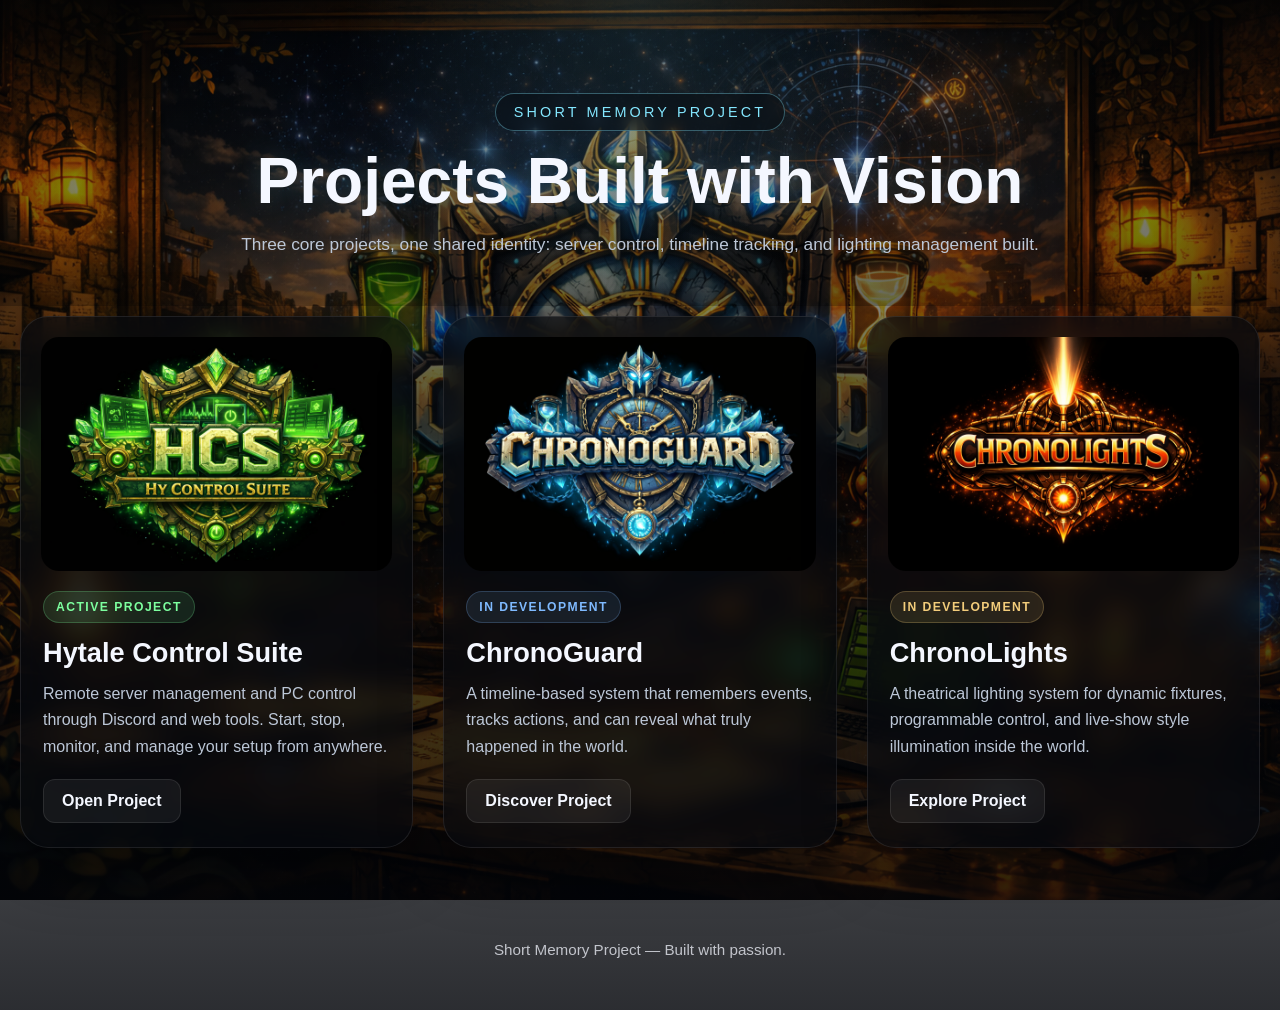
<file: index.html>
<!DOCTYPE html>
<html lang="en">
<head>
  <meta charset="UTF-8" />
  <meta name="viewport" content="width=device-width, initial-scale=1.0" />
  <title>Short Memory Project</title>
  <meta name="description" content="Short Memory Project — HCS, ChronoGuard and ChronoLights. Tools built for server management, timeline tracking and lighting control." />
  <link rel="stylesheet" href="style.css" />
</head>
<body class="home-page">

  <header class="hero hero-home">
    <div class="hero-shade"></div>
    <div class="hero-inner">
      <div class="brand-pill">SHORT MEMORY PROJECT</div>
      <h1>Projects Built with Vision</h1>
      <p class="hero-text">
        Three core projects, one shared identity: server control, timeline tracking,
        and lighting management built.
      </p>
    </div>
  </header>

  <main class="site-main">
    <section class="projects-grid projects-grid-3">

      <a href="hcs.html" class="project-card hcs-card">
        <div class="project-visual">
          <img src="img/hcs.png" alt="HCS logo" class="project-logo" />
        </div>
        <div class="project-body">
          <span class="tag tag-green">ACTIVE PROJECT</span>
          <h2>Hytale Control Suite</h2>
          <p>
            Remote server management and PC control through Discord and web tools.
            Start, stop, monitor, and manage your setup from anywhere.
          </p>
          <span class="card-action">Open Project</span>
        </div>
      </a>

      <a href="chronoguard.html" class="project-card chrono-card">
        <div class="project-visual">
          <img src="img/chronoguard.png" alt="ChronoGuard logo" class="project-logo" />
        </div>
        <div class="project-body">
          <span class="tag tag-blue">IN DEVELOPMENT</span>
          <h2>ChronoGuard</h2>
          <p>
            A timeline-based system that remembers events, tracks actions,
            and can reveal what truly happened in the world.
          </p>
          <span class="card-action">Discover Project</span>
        </div>
      </a>

      <a href="chronolights.html" class="project-card lights-card">
        <div class="project-visual">
          <img src="img/chronolights.png" alt="ChronoLights logo" class="project-logo" />
        </div>
        <div class="project-body">
          <span class="tag tag-gold">IN DEVELOPMENT</span>
          <h2>ChronoLights</h2>
          <p>
            A theatrical lighting system for dynamic fixtures, programmable control,
            and live-show style illumination inside the world.
          </p>
          <span class="card-action">Explore Project</span>
        </div>
      </a>

    </section>
  </main>

  <footer class="site-footer">
    <p>Short Memory Project — Built with passion.</p>
  </footer>

</body>
</html>
</file>
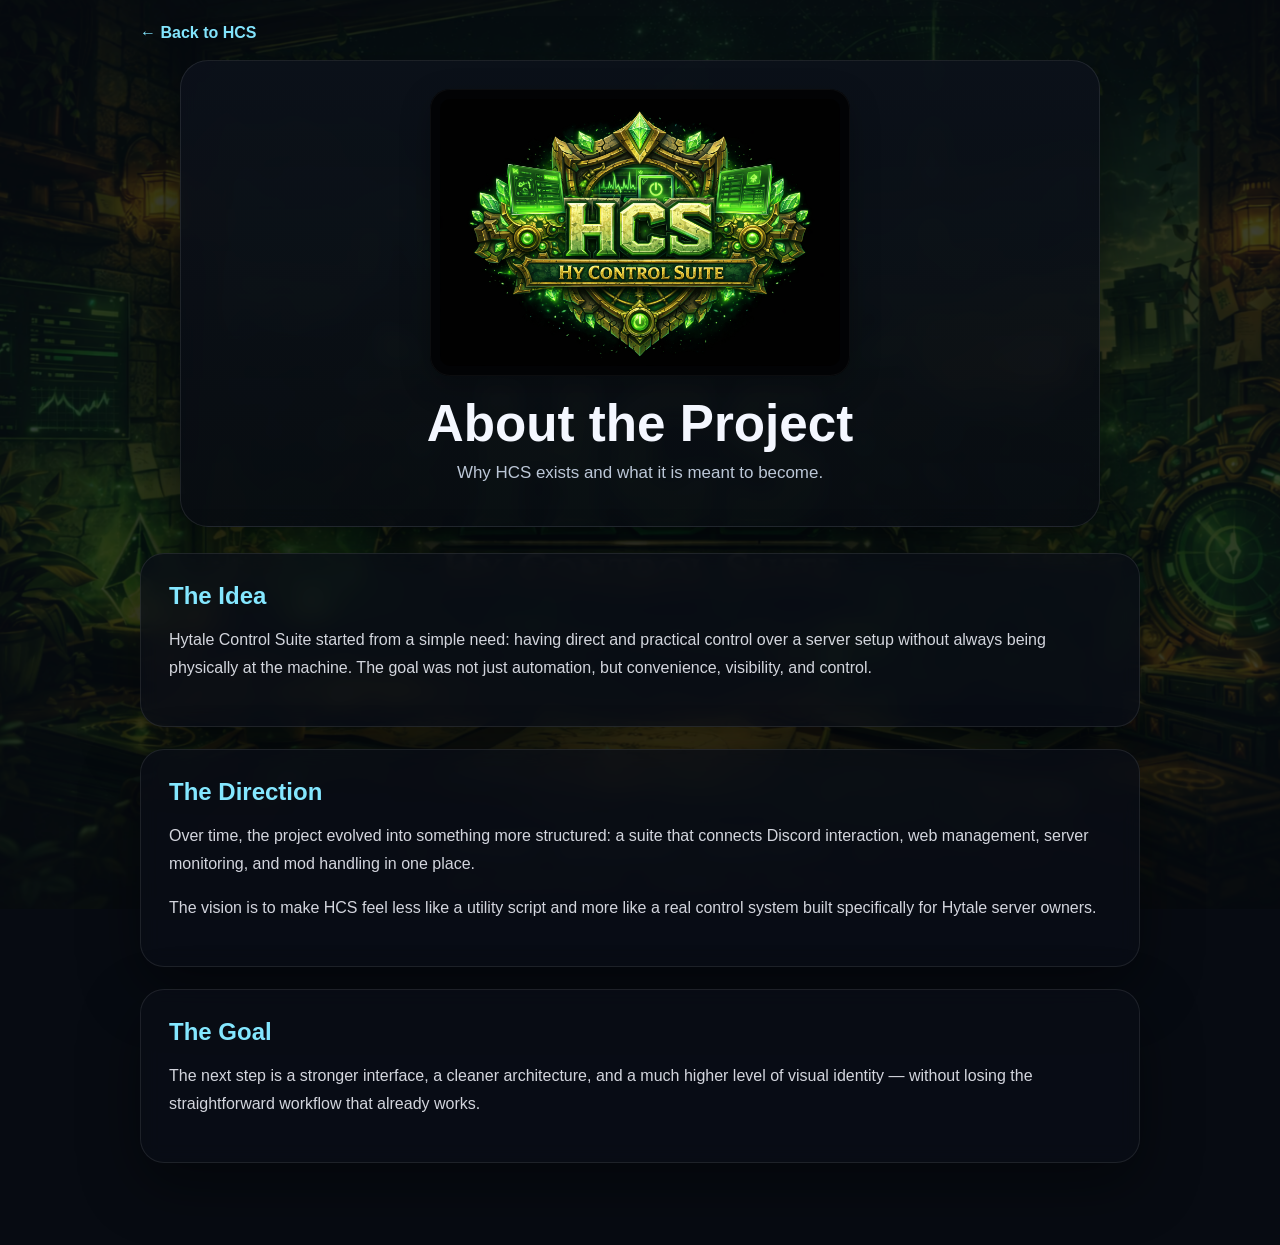
<file: ABOUT_IMPORTANT.html>
<!DOCTYPE html>
<html lang="en">
<head>
  <meta charset="UTF-8" />
  <meta name="viewport" content="width=device-width, initial-scale=1.0" />
  <title>About HCS</title>
  <link rel="stylesheet" href="style.css" />
</head>
<body class="project-page hcs-page">

  <div class="page-bg"></div>

  <nav class="top-nav">
    <a href="hcs.html">← Back to HCS</a>
  </nav>

  <header class="project-hero guide-hero">
    <div class="hero-panel compact-panel">
      <img src="img/hcs.png" alt="Hytale Control Suite logo" class="hero-logo guide-logo" />
      <h1>About the Project</h1>
      <p class="subtitle">Why HCS exists and what it is meant to become.</p>
    </div>
  </header>

  <main class="content-wrap">

    <section class="content-card">
      <h2>The Idea</h2>
      <p>
        Hytale Control Suite started from a simple need: having direct and practical control
        over a server setup without always being physically at the machine.
        The goal was not just automation, but convenience, visibility, and control.
      </p>
    </section>

    <section class="content-card">
      <h2>The Direction</h2>
      <p>
        Over time, the project evolved into something more structured:
        a suite that connects Discord interaction, web management, server monitoring,
        and mod handling in one place.
      </p>
      <p>
        The vision is to make HCS feel less like a utility script and more like a real
        control system built specifically for Hytale server owners.
      </p>
    </section>

    <section class="content-card">
      <h2>The Goal</h2>
      <p>
        The next step is a stronger interface, a cleaner architecture, and a much higher
        level of visual identity — without losing the straightforward workflow that already works.
      </p>
    </section>

  </main>

</body>
</html>
</file>
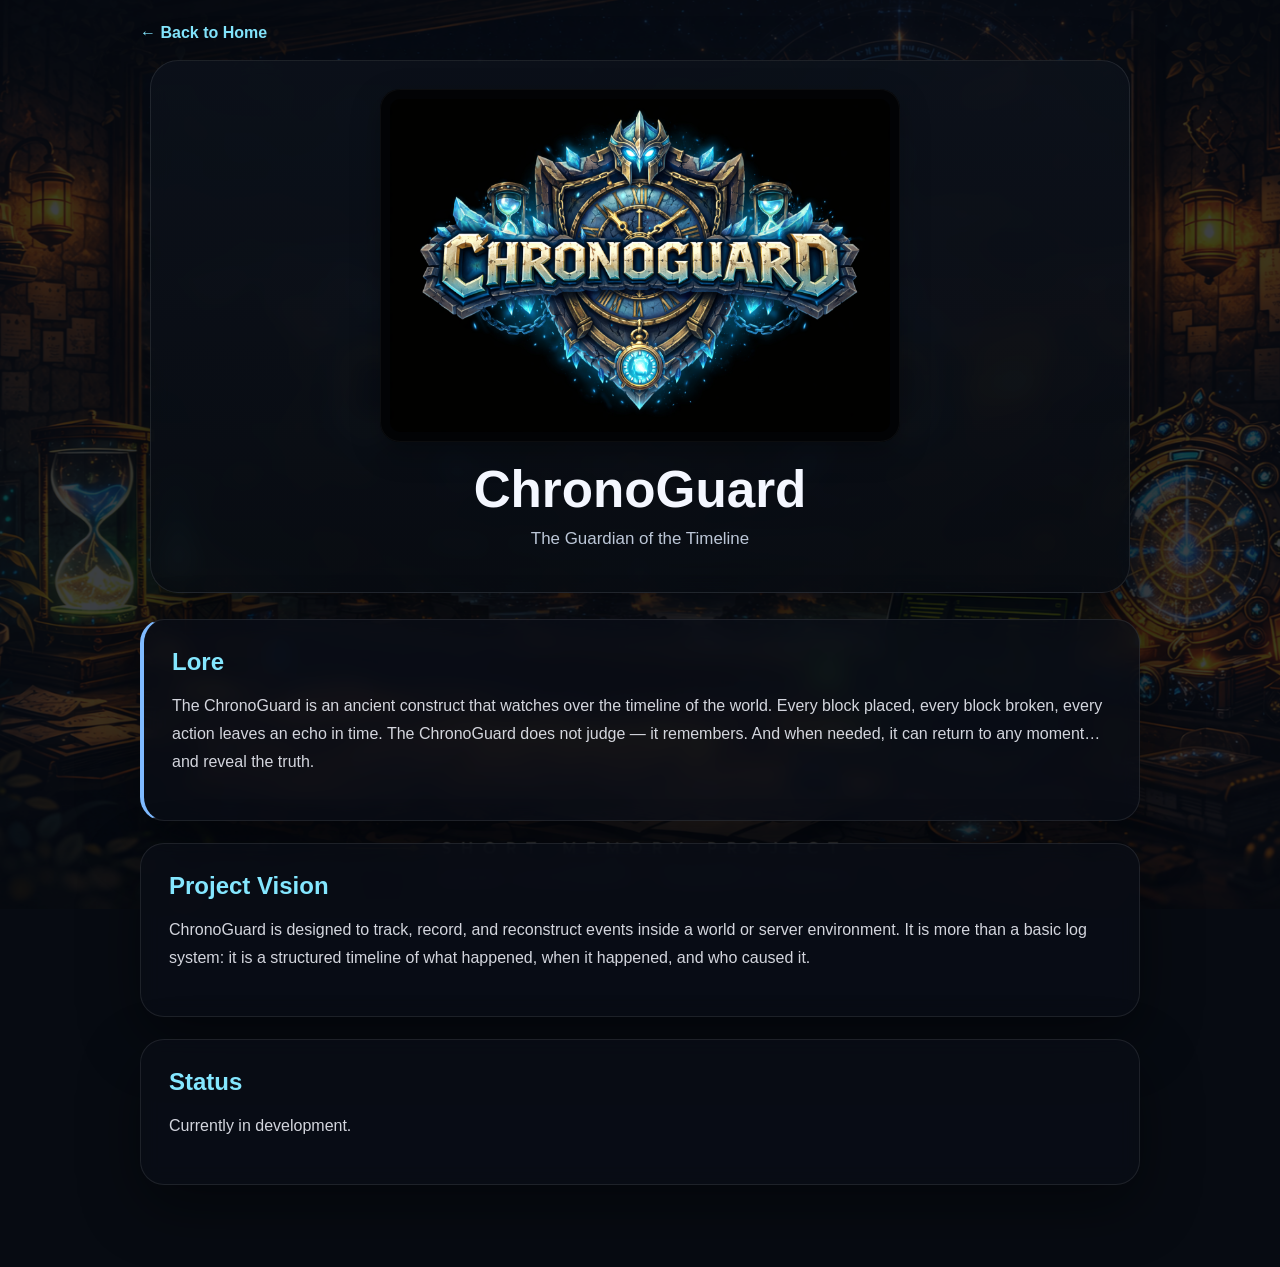
<file: chronoguard.html>
<!DOCTYPE html>
<html lang="en">
<head>
  <meta charset="UTF-8" />
  <meta name="viewport" content="width=device-width, initial-scale=1.0" />
  <title>ChronoGuard</title>
  <link rel="stylesheet" href="style.css" />
</head>
<body class="project-page chrono-page">

  <div class="page-bg"></div>

  <nav class="top-nav">
    <a href="index.html">← Back to Home</a>
  </nav>

  <header class="project-hero">
    <div class="hero-panel">
      <img src="img/chronoguard.png" alt="ChronoGuard logo" class="hero-logo" />
      <h1>ChronoGuard</h1>
      <p class="subtitle">The Guardian of the Timeline</p>
    </div>
  </header>

  <main class="content-wrap">

    <section class="content-card lore-card">
      <h2>Lore</h2>
      <p>
        The ChronoGuard is an ancient construct that watches over the timeline of the world.
        Every block placed, every block broken, every action leaves an echo in time.
        The ChronoGuard does not judge — it remembers.
        And when needed, it can return to any moment… and reveal the truth.
      </p>
    </section>

    <section class="content-card">
      <h2>Project Vision</h2>
      <p>
        ChronoGuard is designed to track, record, and reconstruct events inside a world or
        server environment. It is more than a basic log system: it is a structured timeline
        of what happened, when it happened, and who caused it.
      </p>
    </section>

    <section class="content-card">
      <h2>Status</h2>
      <p>Currently in development.</p>
    </section>

  </main>

</body>
</html>
</file>
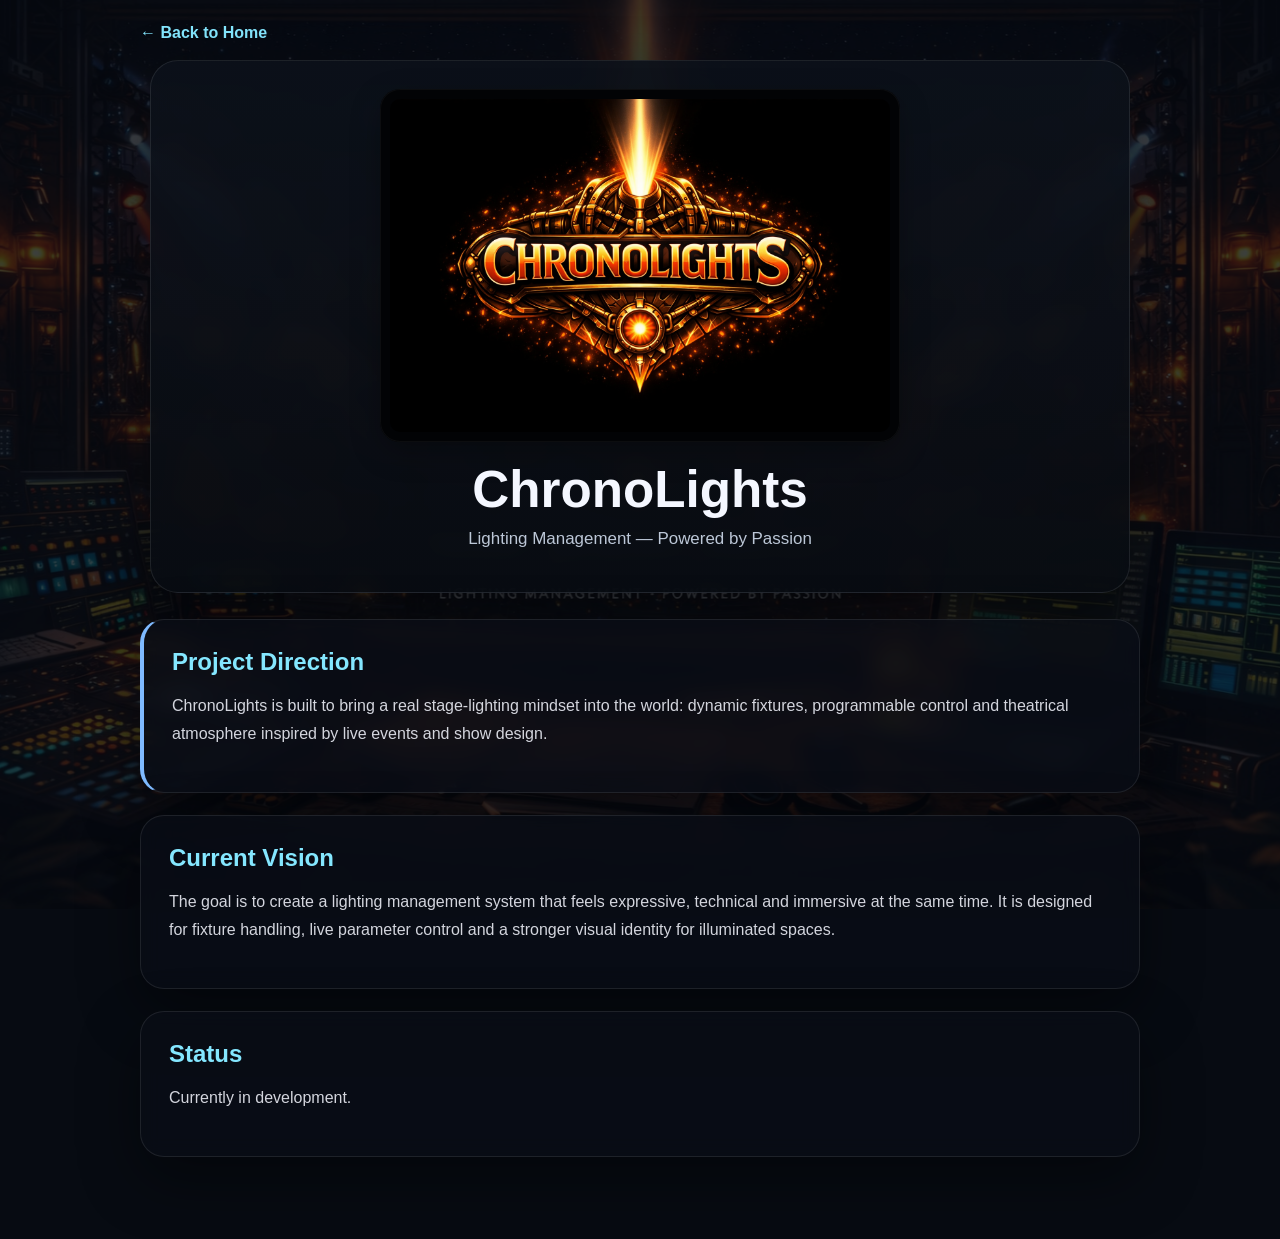
<file: chronolights.html>
<!DOCTYPE html>
<html lang="en">
<head>
  <meta charset="UTF-8" />
  <meta name="viewport" content="width=device-width, initial-scale=1.0" />
  <title>ChronoLights</title>
  <meta name="description" content="ChronoLights — advanced lighting management for dynamic fixtures and theatrical control." />
  <link rel="stylesheet" href="style.css" />
</head>
<body class="project-page lights-page">

  <div class="page-bg"></div>

  <nav class="top-nav">
    <a href="index.html">← Back to Home</a>
  </nav>

  <header class="project-hero">
    <div class="hero-panel">
      <img src="img/chronolights.png" alt="ChronoLights logo" class="hero-logo" />
      <h1>ChronoLights</h1>
      <p class="subtitle">Lighting Management — Powered by Passion</p>
    </div>
  </header>

  <main class="content-wrap">

    <section class="content-card lore-card">
      <h2>Project Direction</h2>
      <p>
        ChronoLights is built to bring a real stage-lighting mindset into the world:
        dynamic fixtures, programmable control and theatrical atmosphere inspired by
        live events and show design.
      </p>
    </section>

    <section class="content-card">
      <h2>Current Vision</h2>
      <p>
        The goal is to create a lighting management system that feels expressive,
        technical and immersive at the same time. It is designed for fixture handling,
        live parameter control and a stronger visual identity for illuminated spaces.
      </p>
    </section>

    <section class="content-card">
      <h2>Status</h2>
      <p>Currently in development.</p>
    </section>

  </main>

</body>
</html>
</file>
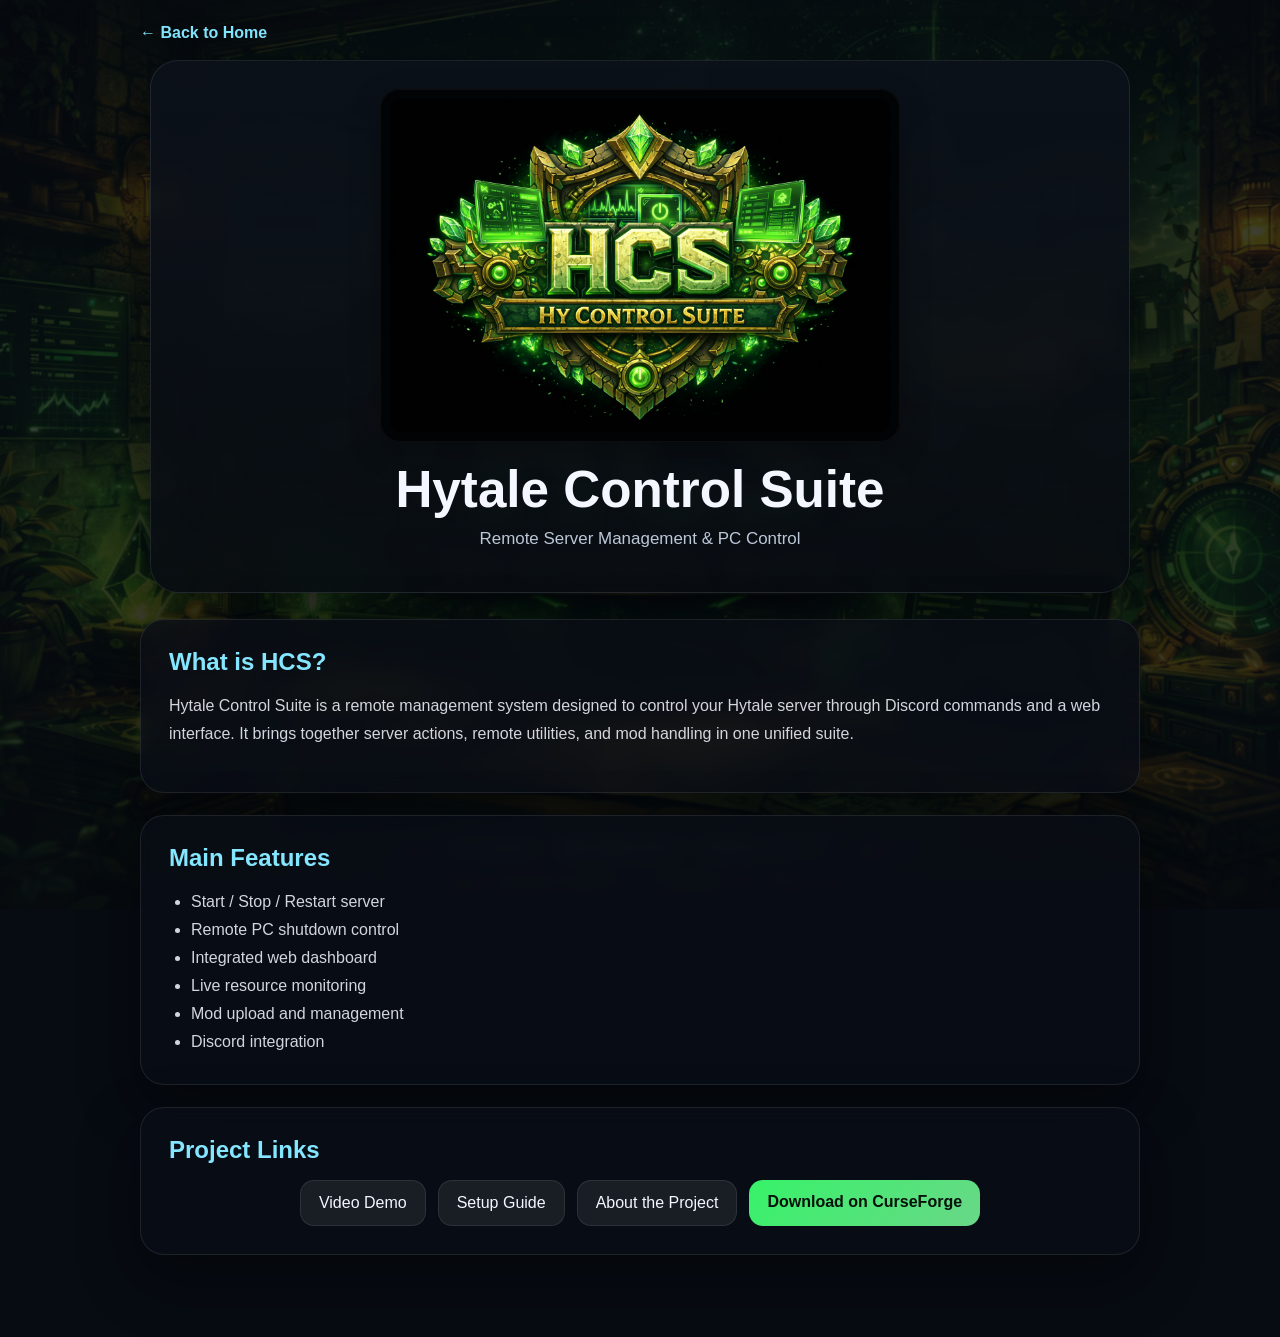
<file: hcs.html>
<!DOCTYPE html>
<html lang="en">
<head>
  <meta charset="UTF-8" />
  <meta name="viewport" content="width=device-width, initial-scale=1.0" />
  <title>Hytale Control Suite</title>
  <meta name="description" content="HCS — Remote server management and PC control for your Hytale setup." />
  <link rel="stylesheet" href="style.css" />
</head>
<body class="project-page hcs-page">

  <div class="page-bg"></div>

  <nav class="top-nav">
    <a href="index.html">← Back to Home</a>
  </nav>

  <header class="project-hero">
    <div class="hero-panel">
      <img src="img/hcs.png" alt="Hytale Control Suite logo" class="hero-logo" />
      <h1>Hytale Control Suite</h1>
      <p class="subtitle">Remote Server Management &amp; PC Control</p>
    </div>
  </header>

  <main class="content-wrap">

    <section class="content-card">
      <h2>What is HCS?</h2>
      <p>
        Hytale Control Suite is a remote management system designed to control
        your Hytale server through Discord commands and a web interface.
        It brings together server actions, remote utilities, and mod handling
        in one unified suite.
      </p>
    </section>

    <section class="content-card">
      <h2>Main Features</h2>
      <ul class="feature-list">
        <li>Start / Stop / Restart server</li>
        <li>Remote PC shutdown control</li>
        <li>Integrated web dashboard</li>
        <li>Live resource monitoring</li>
        <li>Mod upload and management</li>
        <li>Discord integration</li>
      </ul>
    </section>

    <section class="content-card">
      <h2>Project Links</h2>
      <div class="button-row">
        <a href="https://www.youtube.com/watch?v=-IMb0xISjw4" class="btn" target="_blank" rel="noopener noreferrer">Video Demo</a>
        <a href="HCS_INSTALLATION_GUIDE.html" class="btn">Setup Guide</a>
        <a href="ABOUT_IMPORTANT.html" class="btn">About the Project</a>
        <a href="https://www.curseforge.com/hytale/mods/hy-control-suite" class="btn btn-primary" target="_blank" rel="noopener noreferrer">Download on CurseForge</a>
      </div>
    </section>

  </main>

</body>
</html>
</file>
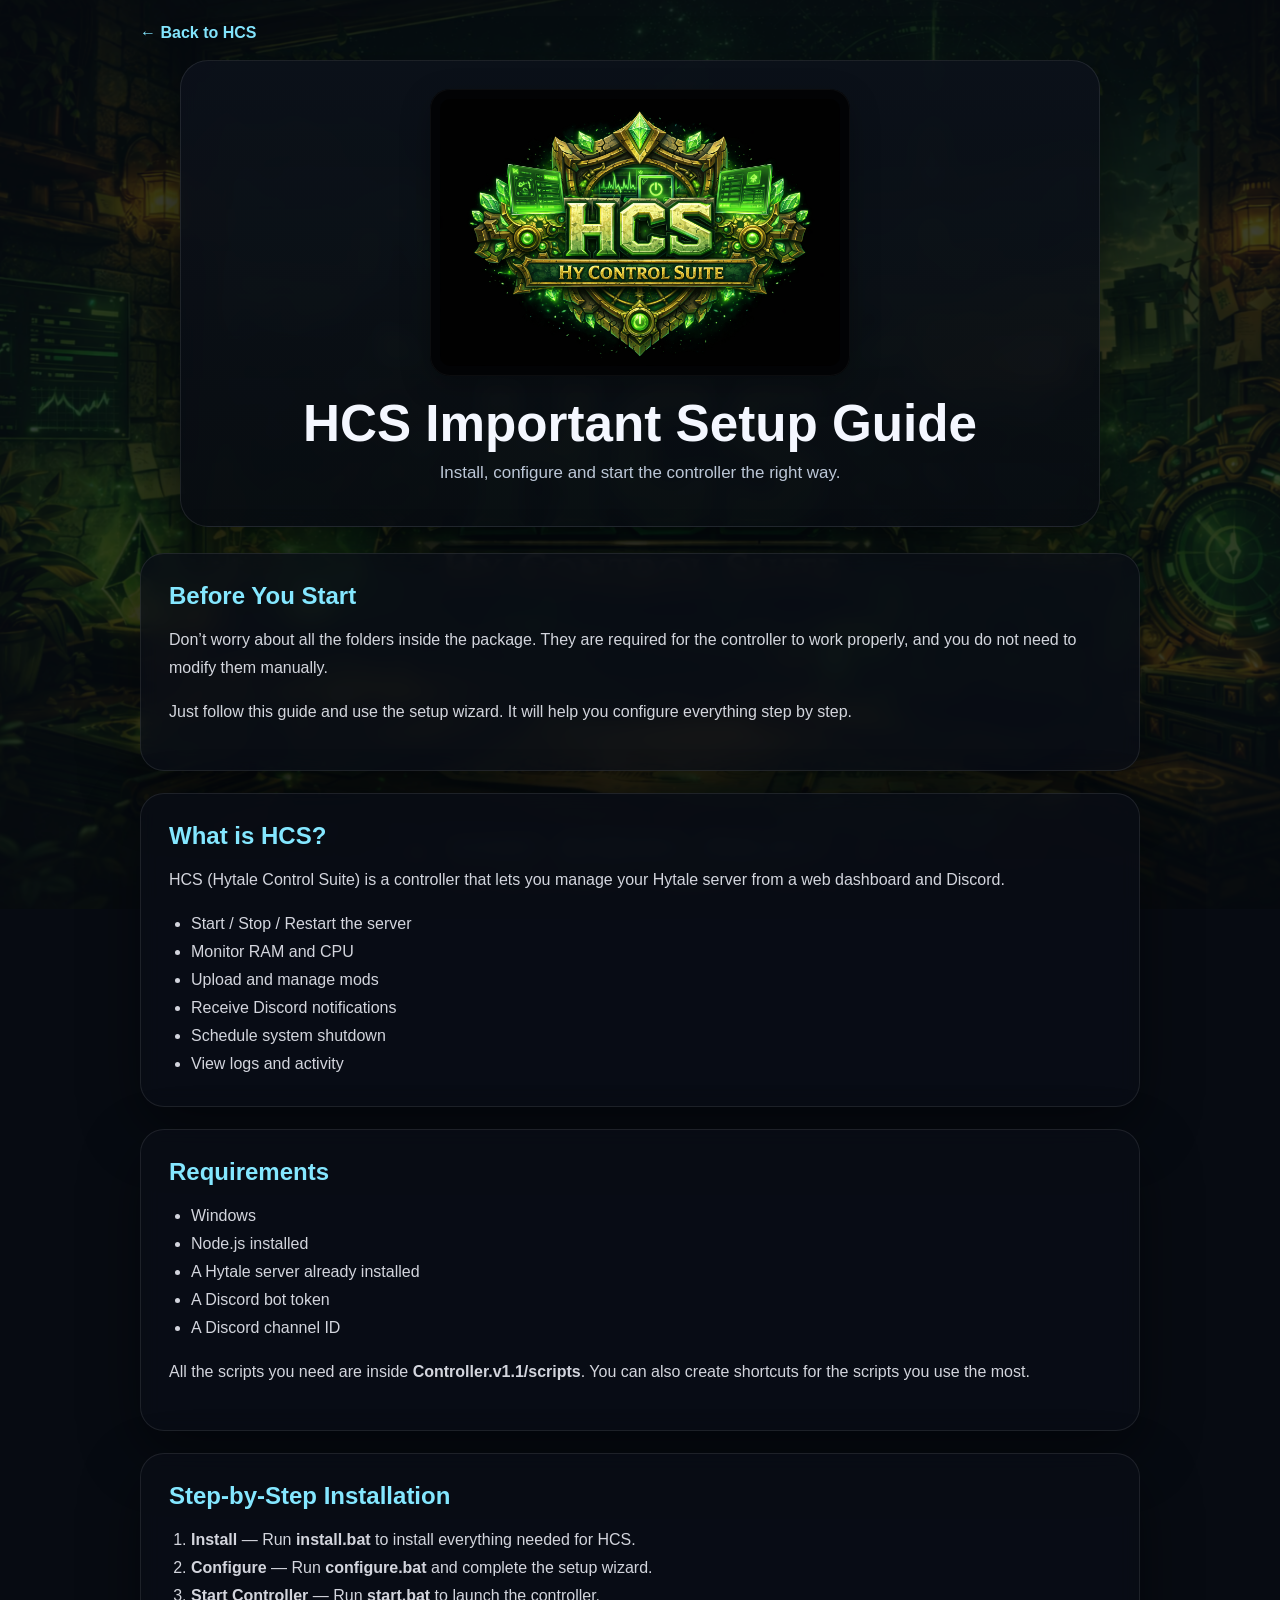
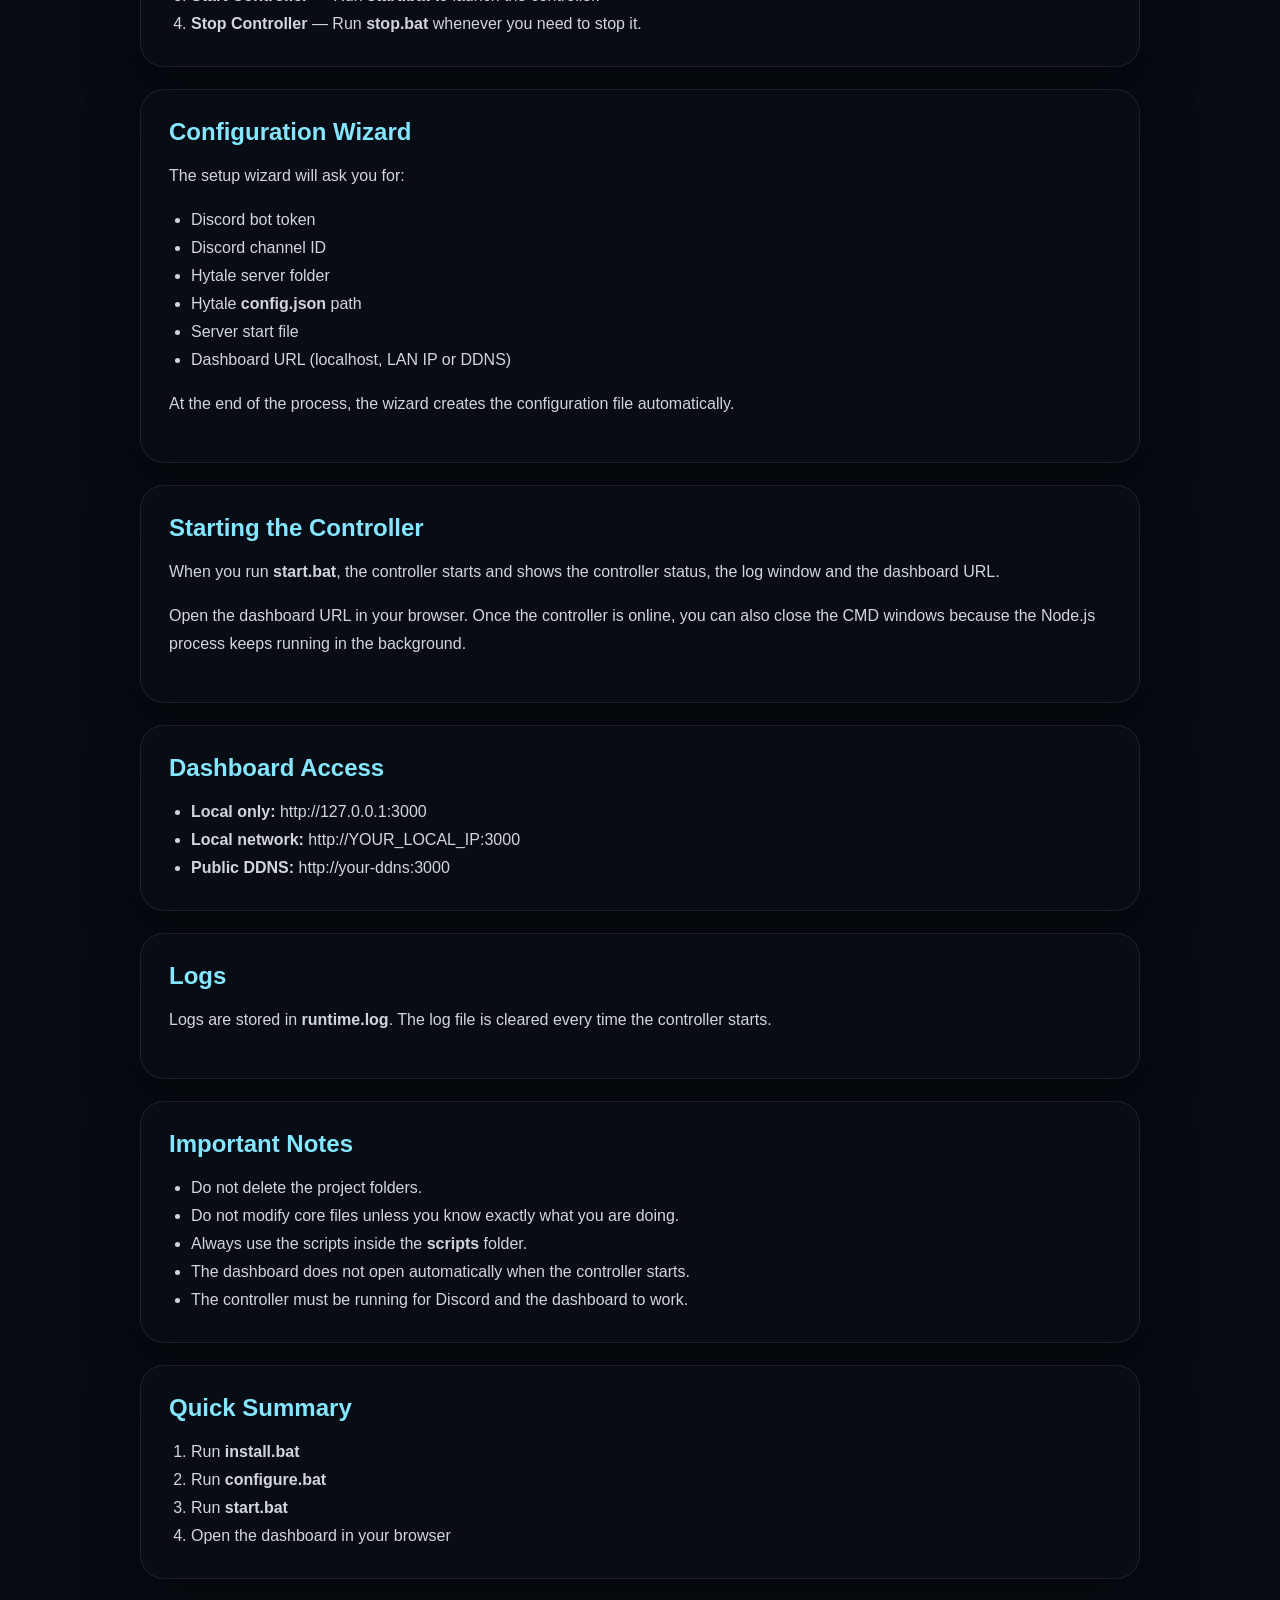
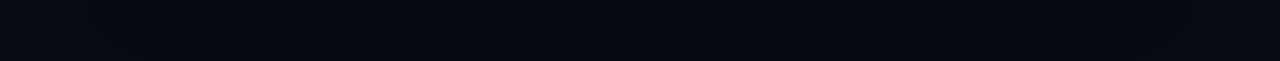
<file: HCS_INSTALLATION_GUIDE.html>
<!DOCTYPE html>
<html lang="en">
<head>
  <meta charset="UTF-8" />
  <meta name="viewport" content="width=device-width, initial-scale=1.0" />
  <title>HCS Setup Guide</title>
  <meta name="description" content="Important setup guide for HCS — install, configure and start the controller step by step." />
  <link rel="stylesheet" href="style.css" />
</head>
<body class="project-page hcs-page">

  <div class="page-bg"></div>

  <nav class="top-nav">
    <a href="hcs.html">← Back to HCS</a>
  </nav>

  <header class="project-hero guide-hero">
    <div class="hero-panel compact-panel">
      <img src="img/hcs.png" alt="HCS logo" class="hero-logo guide-logo" />
      <h1>HCS Important Setup Guide</h1>
      <p class="subtitle">Install, configure and start the controller the right way.</p>
    </div>
  </header>

  <main class="content-wrap">

    <section class="content-card">
      <h2>Before You Start</h2>
      <p>
        Don’t worry about all the folders inside the package. They are required for the
        controller to work properly, and you do not need to modify them manually.
      </p>
      <p>
        Just follow this guide and use the setup wizard. It will help you configure
        everything step by step.
      </p>
    </section>

    <section class="content-card">
      <h2>What is HCS?</h2>
      <p>
        HCS (Hytale Control Suite) is a controller that lets you manage your Hytale server
        from a web dashboard and Discord.
      </p>
      <ul class="feature-list">
        <li>Start / Stop / Restart the server</li>
        <li>Monitor RAM and CPU</li>
        <li>Upload and manage mods</li>
        <li>Receive Discord notifications</li>
        <li>Schedule system shutdown</li>
        <li>View logs and activity</li>
      </ul>
    </section>

    <section class="content-card">
      <h2>Requirements</h2>
      <ul class="feature-list">
        <li>Windows</li>
        <li>Node.js installed</li>
        <li>A Hytale server already installed</li>
        <li>A Discord bot token</li>
        <li>A Discord channel ID</li>
      </ul>
      <p>
        All the scripts you need are inside <strong>Controller.v1.1/scripts</strong>.
        You can also create shortcuts for the scripts you use the most.
      </p>
    </section>

    <section class="content-card">
      <h2>Step-by-Step Installation</h2>
      <ol class="feature-list ordered-list">
        <li><strong>Install</strong> — Run <strong>install.bat</strong> to install everything needed for HCS.</li>
        <li><strong>Configure</strong> — Run <strong>configure.bat</strong> and complete the setup wizard.</li>
        <li><strong>Start Controller</strong> — Run <strong>start.bat</strong> to launch the controller.</li>
        <li><strong>Stop Controller</strong> — Run <strong>stop.bat</strong> whenever you need to stop it.</li>
      </ol>
    </section>

    <section class="content-card">
      <h2>Configuration Wizard</h2>
      <p>The setup wizard will ask you for:</p>
      <ul class="feature-list">
        <li>Discord bot token</li>
        <li>Discord channel ID</li>
        <li>Hytale server folder</li>
        <li>Hytale <strong>config.json</strong> path</li>
        <li>Server start file</li>
        <li>Dashboard URL (localhost, LAN IP or DDNS)</li>
      </ul>
      <p>
        At the end of the process, the wizard creates the configuration file automatically.
      </p>
    </section>

    <section class="content-card">
      <h2>Starting the Controller</h2>
      <p>
        When you run <strong>start.bat</strong>, the controller starts and shows the controller status,
        the log window and the dashboard URL.
      </p>
      <p>
        Open the dashboard URL in your browser. Once the controller is online,
        you can also close the CMD windows because the Node.js process keeps running in the background.
      </p>
    </section>

    <section class="content-card">
      <h2>Dashboard Access</h2>
      <ul class="feature-list">
        <li><strong>Local only:</strong> http://127.0.0.1:3000</li>
        <li><strong>Local network:</strong> http://YOUR_LOCAL_IP:3000</li>
        <li><strong>Public DDNS:</strong> http://your-ddns:3000</li>
      </ul>
    </section>

    <section class="content-card">
      <h2>Logs</h2>
      <p>
        Logs are stored in <strong>runtime.log</strong>.
        The log file is cleared every time the controller starts.
      </p>
    </section>

    <section class="content-card">
      <h2>Important Notes</h2>
      <ul class="feature-list">
        <li>Do not delete the project folders.</li>
        <li>Do not modify core files unless you know exactly what you are doing.</li>
        <li>Always use the scripts inside the <strong>scripts</strong> folder.</li>
        <li>The dashboard does not open automatically when the controller starts.</li>
        <li>The controller must be running for Discord and the dashboard to work.</li>
      </ul>
    </section>

    <section class="content-card">
      <h2>Quick Summary</h2>
      <ol class="feature-list ordered-list">
        <li>Run <strong>install.bat</strong></li>
        <li>Run <strong>configure.bat</strong></li>
        <li>Run <strong>start.bat</strong></li>
        <li>Open the dashboard in your browser</li>
      </ol>
    </section>

  </main>

</body>
</html>
</file>
<file: style.css>
:root {
  --bg-dark: #070b12;
  --panel: rgba(10, 14, 22, 0.78);
  --panel-soft: rgba(8, 12, 18, 0.62);
  --panel-strong: rgba(7, 10, 16, 0.9);
  --text: #f4f7ff;
  --muted: #bcc7d7;
  --cyan: #84e7ff;
  --green: #7dff9f;
  --blue: #7fbaff;
  --gold: #f3cd7b;
  --orange: #ffb166;
  --border: rgba(255, 255, 255, 0.09);
  --shadow: 0 22px 60px rgba(0, 0, 0, 0.42);
}

* {
  box-sizing: border-box;
}

html,
body {
  margin: 0;
  padding: 0;
}

body {
  color: var(--text);
  font-family: Arial, sans-serif;
  background: #090c12;
}

/* HOME */
.home-page {
  min-height: 100vh;
  background:
    linear-gradient(rgba(3, 5, 10, 0.3), rgba(3, 5, 10, 0.84)),
    url("img/main.png") center center / cover no-repeat fixed;
}

.hero {
  position: relative;
  padding: 72px 20px 26px;
  min-height: 34vh;
  display: flex;
  align-items: center;
  justify-content: center;
  text-align: center;
}

.hero-shade {
  position: absolute;
  inset: 0;
  background:
    radial-gradient(circle at top, rgba(132, 231, 255, 0.12), transparent 42%),
    linear-gradient(to bottom, rgba(0, 0, 0, 0.08), rgba(0, 0, 0, 0.24));
  pointer-events: none;
}

.hero-inner {
  position: relative;
  z-index: 1;
  max-width: 980px;
}

.brand-pill {
  display: inline-block;
  margin-bottom: 16px;
  padding: 10px 18px;
  border: 1px solid rgba(132, 231, 255, 0.35);
  border-radius: 999px;
  background: rgba(7, 12, 18, 0.5);
  color: var(--cyan);
  font-size: 0.9rem;
  letter-spacing: 0.22em;
  text-transform: uppercase;
  backdrop-filter: blur(8px);
}

.hero h1 {
  margin: 0 0 14px;
  font-size: clamp(2.2rem, 5vw, 4.5rem);
  line-height: 1.08;
  text-shadow: 0 0 24px rgba(132, 231, 255, 0.16);
}

.hero-text {
  max-width: 800px;
  margin: 0 auto;
  color: var(--muted);
  font-size: 1.08rem;
  line-height: 1.68;
}

.site-main {
  padding: 10px 20px 60px;
}

.projects-grid {
  max-width: 1460px;
  margin: 0 auto;
  display: grid;
  grid-template-columns: repeat(2, minmax(280px, 520px));
  justify-content: center;
  gap: 30px;
}

.projects-grid-3 {
  grid-template-columns: repeat(3, minmax(260px, 420px));
}

.project-card {
  text-decoration: none;
  color: inherit;
  border-radius: 28px;
  overflow: hidden;
  background: rgba(7, 10, 16, 0.68);
  border: 1px solid var(--border);
  backdrop-filter: blur(12px);
  box-shadow: var(--shadow);
  transition: transform 0.28s ease, box-shadow 0.28s ease, border-color 0.28s ease;
}

.project-card:hover {
  transform: translateY(-6px) scale(1.01);
}

.hcs-card:hover {
  border-color: rgba(125, 255, 159, 0.35);
  box-shadow: 0 0 28px rgba(125, 255, 159, 0.14), var(--shadow);
}

.chrono-card:hover {
  border-color: rgba(127, 186, 255, 0.35);
  box-shadow: 0 0 28px rgba(127, 186, 255, 0.14), var(--shadow);
}

.lights-card:hover {
  border-color: rgba(243, 205, 123, 0.35);
  box-shadow: 0 0 28px rgba(243, 205, 123, 0.14), var(--shadow);
}

.project-visual {
  padding: 20px 20px 0;
}

.project-logo {
  width: 100%;
  display: block;
  border-radius: 18px;
  background: #020305;
  box-shadow: inset 0 0 0 1px rgba(255, 255, 255, 0.04);
}

.project-body {
  padding: 20px 22px 24px;
}

.tag {
  display: inline-block;
  margin-bottom: 14px;
  padding: 8px 12px;
  border-radius: 999px;
  font-size: 0.76rem;
  font-weight: bold;
  letter-spacing: 0.12em;
  text-transform: uppercase;
}

.tag-green {
  background: rgba(125, 255, 159, 0.11);
  color: var(--green);
  border: 1px solid rgba(125, 255, 159, 0.22);
}

.tag-blue {
  background: rgba(127, 186, 255, 0.11);
  color: var(--blue);
  border: 1px solid rgba(127, 186, 255, 0.22);
}

.tag-gold {
  background: rgba(243, 205, 123, 0.12);
  color: var(--gold);
  border: 1px solid rgba(243, 205, 123, 0.24);
}

.project-body h2 {
  margin: 0 0 12px;
  font-size: 1.7rem;
  line-height: 1.15;
}

.project-body p {
  margin: 0 0 18px;
  color: var(--muted);
  line-height: 1.68;
}

.card-action {
  display: inline-block;
  padding: 12px 18px;
  border-radius: 12px;
  font-weight: bold;
  background: rgba(255, 255, 255, 0.06);
  border: 1px solid var(--border);
}

.site-footer {
  text-align: center;
  padding: 18px 20px 36px;
  color: rgba(244, 247, 255, 0.74);
  font-size: 0.95rem;
}

/* PROJECT PAGES */
.project-page {
  min-height: 100vh;
  position: relative;
  background: #070b12;
  overflow-x: hidden;
}

.page-bg {
  position: fixed;
  inset: 0;
  z-index: 0;
  pointer-events: none;
  background-position: center;
  background-size: cover;
  background-repeat: no-repeat;
  opacity: 0.22;
  transform: scale(1.02);
}

.hcs-page .page-bg {
  background-image: url("img/hcsbg.png");
}

.chrono-page .page-bg {
  background-image: url("img/chronoguardbg.png");
}

.lights-page .page-bg {
  background-image: url("img/chronolightsbg.png");
}

.top-nav,
.project-hero,
.content-wrap {
  position: relative;
  z-index: 1;
}

.top-nav {
  max-width: 1040px;
  margin: 0 auto;
  padding: 24px 20px 0;
}

.top-nav a {
  color: var(--cyan);
  text-decoration: none;
  font-weight: bold;
}

.project-hero {
  padding: 18px 20px 12px;
}

.hero-panel {
  max-width: 980px;
  margin: 0 auto;
  text-align: center;
  padding: 28px 22px 26px;
  background:
    linear-gradient(to bottom, rgba(12, 17, 26, 0.92), rgba(8, 12, 18, 0.88));
  border: 1px solid var(--border);
  border-radius: 28px;
  box-shadow: var(--shadow);
  backdrop-filter: blur(10px);
}

.compact-panel {
  max-width: 920px;
}

.hero-logo {
  width: min(520px, 92%);
  display: block;
  margin: 0 auto 18px;
  background: #020305;
  border-radius: 20px;
  padding: 10px;
  box-shadow:
    inset 0 0 0 1px rgba(255, 255, 255, 0.04),
    0 10px 30px rgba(0, 0, 0, 0.26);
}

.guide-logo {
  width: min(420px, 90%);
}

.project-hero h1 {
  margin: 0;
  font-size: clamp(2.2rem, 4vw, 4rem);
}

.subtitle {
  margin-top: 10px;
  color: var(--muted);
  font-size: 1.06rem;
}

.content-wrap {
  max-width: 1040px;
  margin: 0 auto;
  padding: 14px 20px 60px;
}

.content-card {
  background: var(--panel);
  border: 1px solid var(--border);
  border-radius: 24px;
  padding: 28px;
  margin-bottom: 22px;
  box-shadow: var(--shadow);
  backdrop-filter: blur(10px);
}

.content-card h2 {
  margin: 0 0 16px;
  color: var(--cyan);
}

.content-card p,
.content-card li {
  color: rgba(244, 247, 255, 0.86);
  line-height: 1.75;
}

.feature-list {
  margin: 0;
  padding-left: 22px;
}

.ordered-list {
  list-style: decimal;
}

.lore-card {
  border-left: 4px solid var(--blue);
}

.button-row {
  display: flex;
  flex-wrap: wrap;
  gap: 12px;
  justify-content: center;
}

.btn {
  display: inline-block;
  padding: 13px 18px;
  border-radius: 14px;
  text-decoration: none;
  color: var(--text);
  background: rgba(255, 255, 255, 0.07);
  border: 1px solid var(--border);
  transition: transform 0.2s ease, border-color 0.2s ease, box-shadow 0.2s ease;
}

.btn:hover {
  transform: translateY(-2px);
  border-color: rgba(132, 231, 255, 0.28);
  box-shadow: 0 0 18px rgba(132, 231, 255, 0.1);
}

.btn-primary {
  background: linear-gradient(135deg, rgba(57, 255, 109, 0.95), rgba(125, 255, 159, 0.84));
  color: #061109;
  border: none;
  font-weight: bold;
}

@media (max-width: 1240px) {
  .projects-grid-3 {
    grid-template-columns: repeat(2, minmax(280px, 520px));
  }
}

@media (max-width: 1100px) {
  .projects-grid {
    grid-template-columns: minmax(280px, 760px);
  }
}

@media (max-width: 700px) {
  .hero {
    min-height: 32vh;
    padding-top: 56px;
  }

  .project-visual {
    padding: 16px 16px 0;
  }

  .project-body {
    padding: 18px 18px 22px;
  }

  .project-body h2 {
    font-size: 1.6rem;
  }

  .hero-panel,
  .content-card {
    padding: 22px 18px;
  }

  .button-row {
    flex-direction: column;
  }

  .btn {
    text-align: center;
  }
}
</file>
